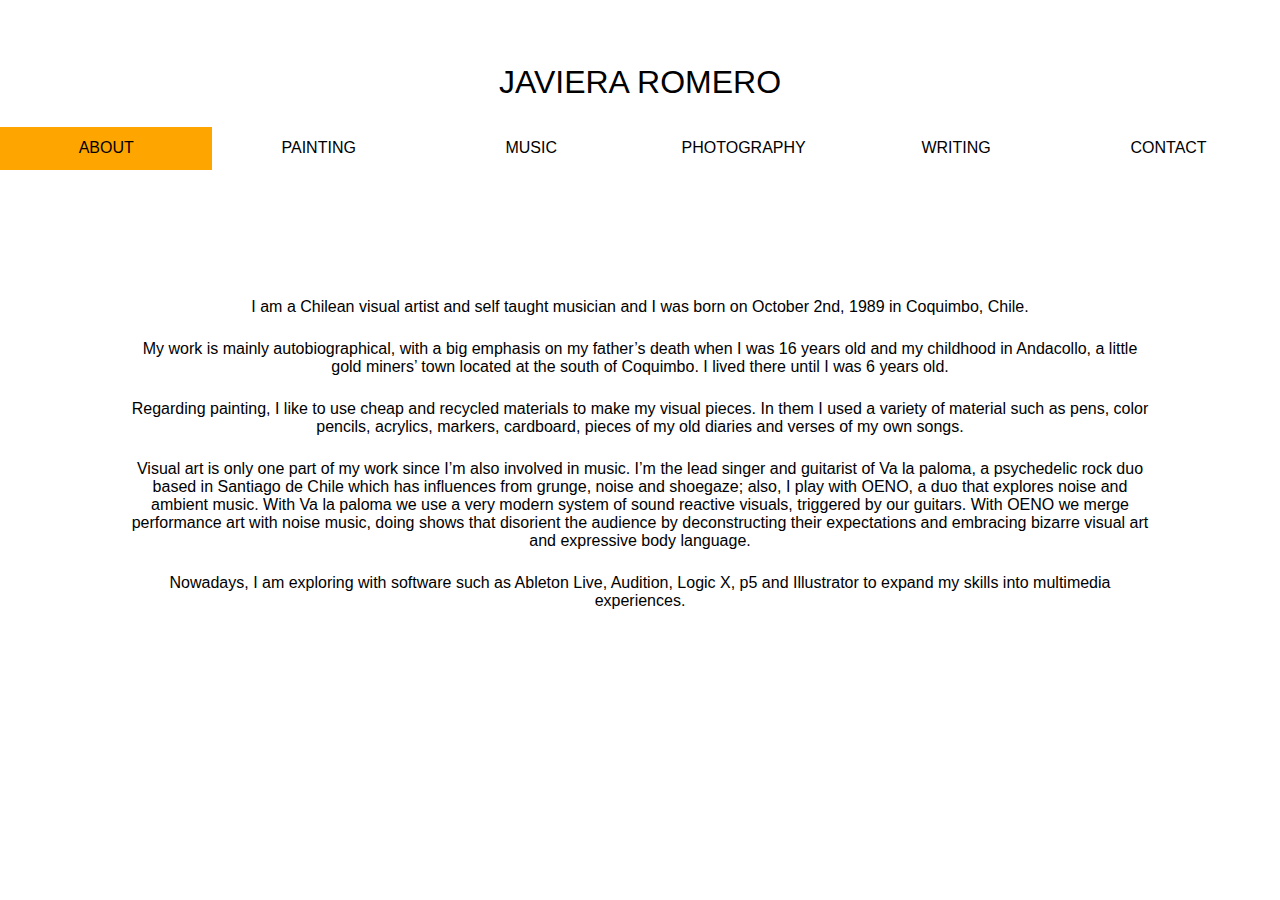
<file: pages/about.html>
<!DOCTYPE html>
<html>

<head>
    <!-- character encoding -->
    <meta charset="utf-8">
    <!-- use the total width of the device -->
    <meta name="viewport" content="width=device-width, initial-scale=1.0">
    <!-- description of the site -->
    <meta name="JAVIERA ROMERO" content="personal website">
    <!-- keywords for search engines -->
    <meta name="keywords" content="art">
    <!-- title of the site -->
    <title>ABOUT - JAVIERA ROMERO</title>
    <!-- link to styleseheet -->
    <link rel="stylesheet" type="text/css" href="../assets/style/style.css">
    <!-- icon for the site -->
    <link href="../assets/style/favicon.ico" rel="icon" type="image/x-icon" />
</head>

<body>

    <header id="myHeader">
      <a href="/">
        <h1>JAVIERA ROMERO</h1>
      </a>
    </header>

    <nav>
      <div id="myNavMenu">
        <a id="menuSelection" href="./about.html">ABOUT</a>
        <a href="./painting.html">PAINTING</a>
        <a href="./music.html">MUSIC</a>
        <a href="./photography.html">PHOTOGRAPHY</a>
        <a href="https://medium.com/@javieraromero">WRITING</a>
        <a href="./contact.html">CONTACT</a>
        </div>
    </nav>

    <div id="about">

      <p>I am a Chilean visual artist and self taught musician and I was born on October 2nd, 1989 in Coquimbo, Chile.

      <p>My work is mainly autobiographical, with a big emphasis on my father’s death when I was 16 years old and my childhood in Andacollo, a little gold miners’ town located at the south of Coquimbo. I lived there until I was 6 years old.</p>

      <p>Regarding painting, I like to use cheap and recycled materials to make my visual pieces. In them I used a variety of material such as pens, color pencils, acrylics, markers, cardboard, pieces of my old diaries and verses of my own songs.</p>

      <p>Visual art is only one part of my work since I’m also involved in music. I’m the lead singer and guitarist of Va la paloma, a psychedelic rock duo based in Santiago de Chile which has influences from grunge, noise and shoegaze; also, I play with OENO, a duo that explores noise and ambient music. With Va la paloma we use a very modern system of sound reactive visuals, triggered by our guitars. With OENO we merge performance art with noise music, doing shows that disorient the audience by deconstructing their expectations and embracing bizarre visual art and expressive body language.</p>

      <p>Nowadays, I am exploring with software such as Ableton Live, Audition, Logic X, p5 and Illustrator to expand my skills into multimedia experiences.</p>

    </div>

</body>

</html>
</file>
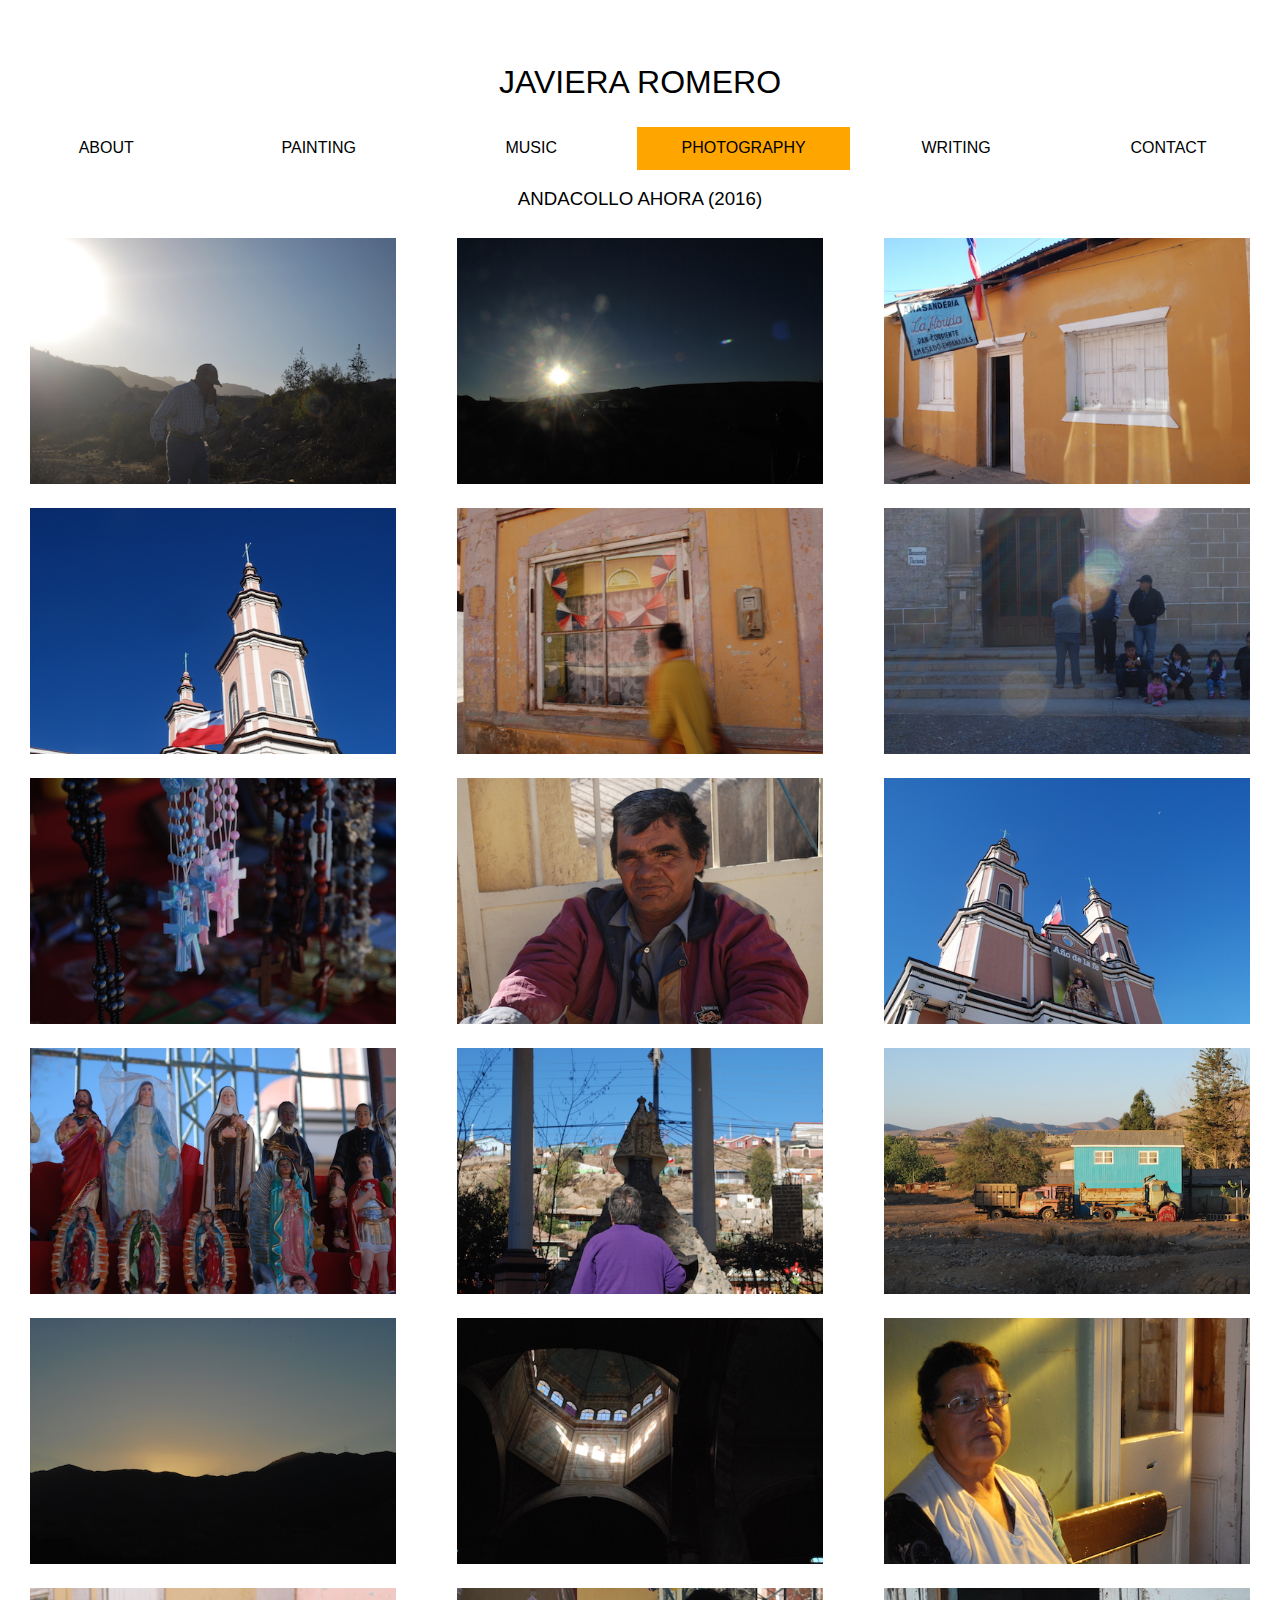
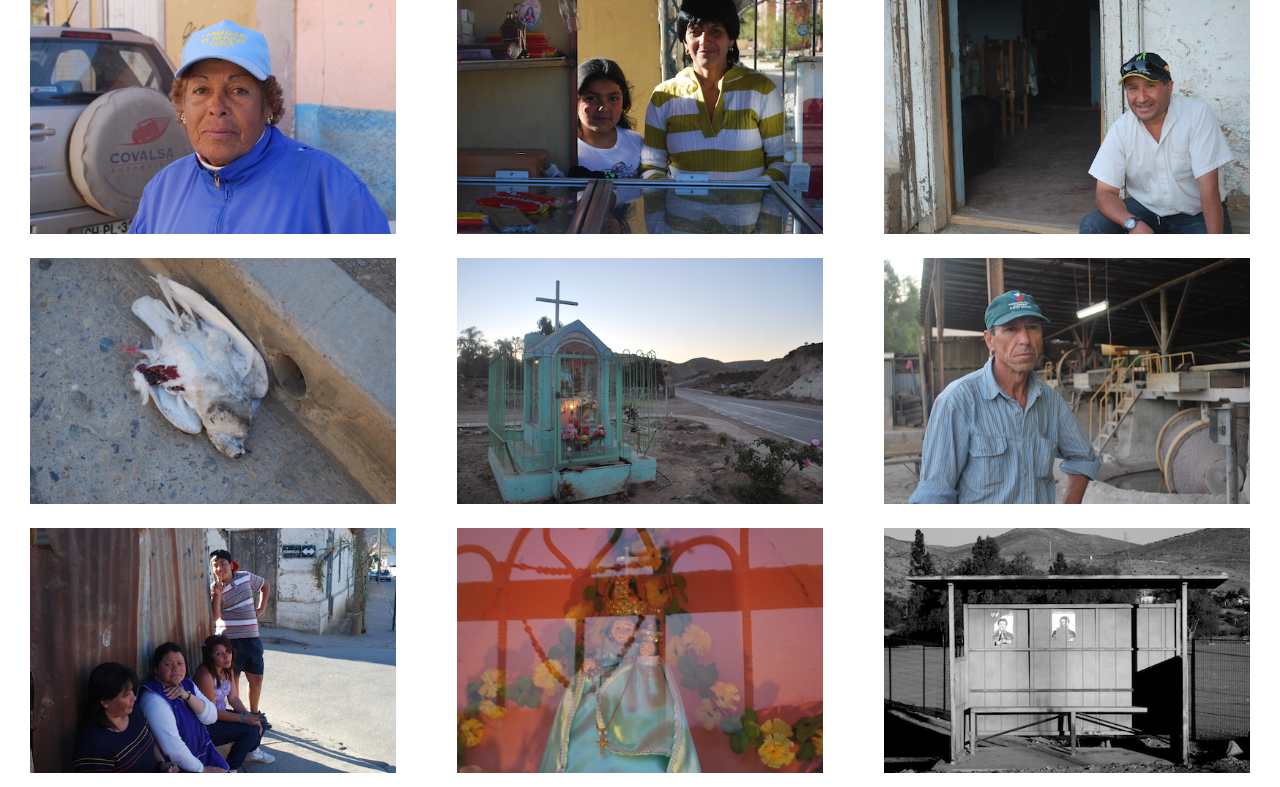
<file: pages/andacollo-ahora.html>
<!DOCTYPE html>
<html>

<head>
    <!-- character encoding -->
    <meta charset="utf-8">
    <!-- use the total width of the device -->
    <meta name="viewport" content="width=device-width, initial-scale=1.0">
    <!-- description of the site -->
    <meta name="JAVIERA ROMERO" content="personal website">
    <!-- keywords for search engines -->
    <meta name="keywords" content="art">
    <!-- title of the site -->
    <title>PHOTOGRAPHY - JAVIERA ROMERO</title>
    <!-- link to styleseheet -->
    <link rel="stylesheet" type="text/css" href="../assets/style/style.css">
    <!-- icon for the site -->
    <link href="../assets/style/favicon.ico" rel="icon" type="image/x-icon" />
</head>

<body>

    <header id="myHeader">
      <a href="/">
        <h1>JAVIERA ROMERO</h1>
      </a>
    </header>

    <nav>
      <div id="myNavMenu">
        <a href="./about.html">ABOUT</a>
        <a href="./painting.html">PAINTING</a>
        <a href="./music.html">MUSIC</a>
        <a id="menuSelection" href="./photography.html">PHOTOGRAPHY</a>
        <a href="https://medium.com/@javieraromero">WRITING</a>
        <a href="./contact.html">CONTACT</a>
        </div>
    </nav>

    <div id="andacollo-ahora">

      <br/>
      <h3>ANDACOLLO AHORA (2016)</h3>
      <br/>

      <div class="project">
        <img src="../assets/portfolio/andacollo-ahora/andacollo-ahora00.jpg" scale="0">
      </div>

      <div class="project">
        <img src="../assets/portfolio/andacollo-ahora/andacollo-ahora01.jpg" scale="0">
      </div>

      <div class="project">
        <img src="../assets/portfolio/andacollo-ahora/andacollo-ahora02.jpg" scale="0">
      </div>

      <div class="project">
        <img src="../assets/portfolio/andacollo-ahora/andacollo-ahora03.jpg" scale="0">
      </div>

      <div class="project">
        <img src="../assets/portfolio/andacollo-ahora/andacollo-ahora04.jpg" scale="0">
      </div>

      <div class="project">
        <img src="../assets/portfolio/andacollo-ahora/andacollo-ahora05.jpg" scale="0">
      </div>

      <div class="project">
        <img src="../assets/portfolio/andacollo-ahora/andacollo-ahora06.jpg" scale="0">
      </div>

      <div class="project">
        <img src="../assets/portfolio/andacollo-ahora/andacollo-ahora07.jpg" scale="0">
      </div>

      <div class="project">
        <img src="../assets/portfolio/andacollo-ahora/andacollo-ahora08.jpg" scale="0">
      </div>

      <div class="project">
        <img src="../assets/portfolio/andacollo-ahora/andacollo-ahora09.jpg" scale="0">
      </div>

      <div class="project">
        <img src="../assets/portfolio/andacollo-ahora/andacollo-ahora10.jpg" scale="0">
      </div>

      <div class="project">
        <img src="../assets/portfolio/andacollo-ahora/andacollo-ahora11.jpg" scale="0">
      </div>

      <div class="project">
        <img src="../assets/portfolio/andacollo-ahora/andacollo-ahora12.jpg" scale="0">
      </div>

      <div class="project">
        <img src="../assets/portfolio/andacollo-ahora/andacollo-ahora13.jpg" scale="0">
      </div>

      <div class="project">
        <img src="../assets/portfolio/andacollo-ahora/andacollo-ahora14.jpg" scale="0">
      </div>

      <div class="project">
        <img src="../assets/portfolio/andacollo-ahora/andacollo-ahora15.jpg" scale="0">
      </div>

      <div class="project">
        <img src="../assets/portfolio/andacollo-ahora/andacollo-ahora16.jpg" scale="0">
      </div>

      <div class="project">
        <img src="../assets/portfolio/andacollo-ahora/andacollo-ahora17.jpg" scale="0">
      </div>

      <div class="project">
        <img src="../assets/portfolio/andacollo-ahora/andacollo-ahora18.jpg" scale="0">
      </div>

      <div class="project">
        <img src="../assets/portfolio/andacollo-ahora/andacollo-ahora19.jpg" scale="0">
      </div>

      <div class="project">
        <img src="../assets/portfolio/andacollo-ahora/andacollo-ahora20.jpg" scale="0">
      </div>

      <div class="project">
        <img src="../assets/portfolio/andacollo-ahora/andacollo-ahora21.jpg" scale="0">
      </div>

      <div class="project">
        <img src="../assets/portfolio/andacollo-ahora/andacollo-ahora22.jpg" scale="0">
      </div>

      <div class="project">
        <img src="../assets/portfolio/andacollo-ahora/andacollo-ahora23.jpg" scale="0">
      </div>

    </div>

</body>

</html>
</file>
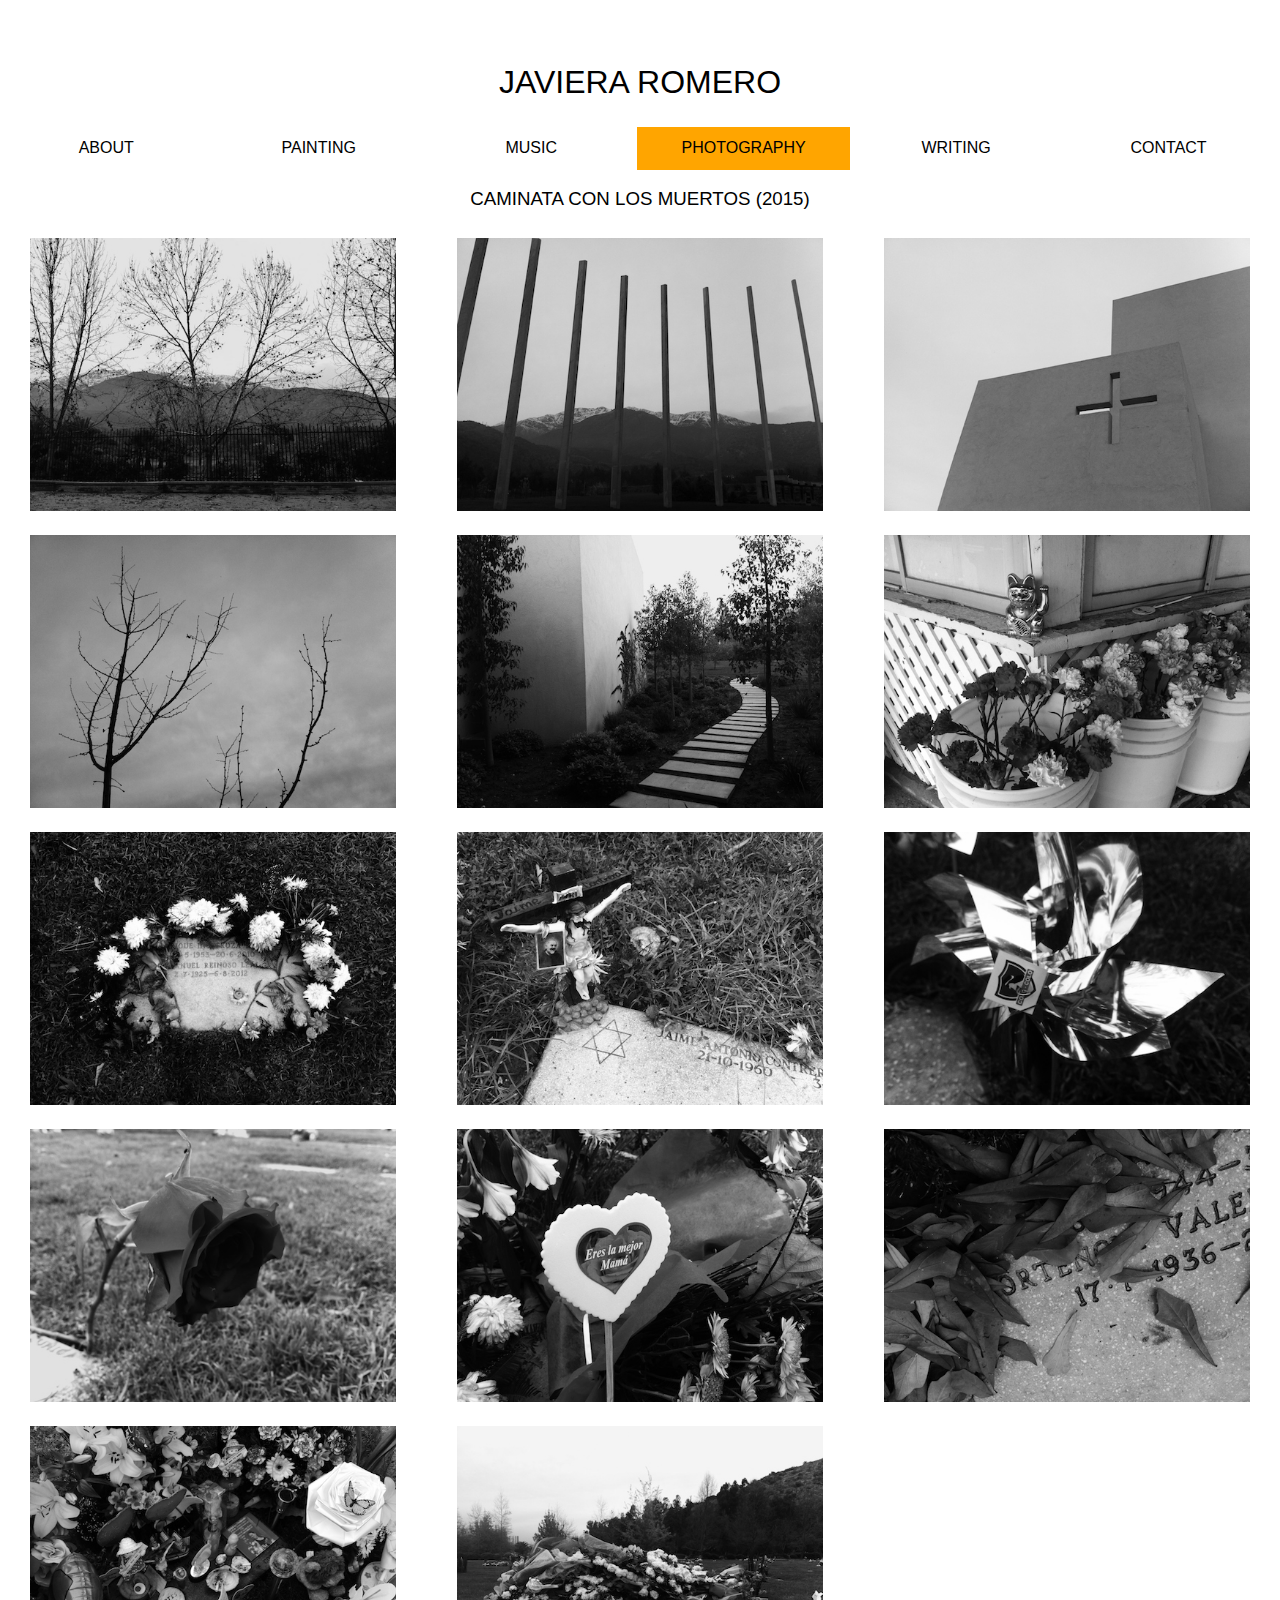
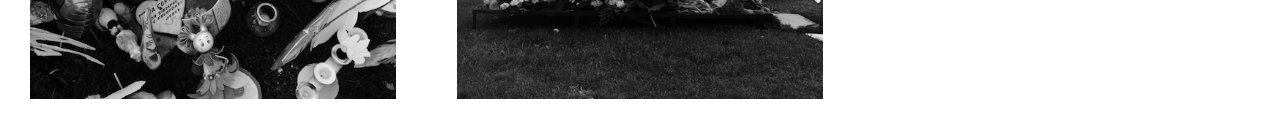
<file: pages/caminata-con-los-muertos.html>
<!DOCTYPE html>
<html>

<head>
    <!-- character encoding -->
    <meta charset="utf-8">
    <!-- use the total width of the device -->
    <meta name="viewport" content="width=device-width, initial-scale=1.0">
    <!-- description of the site -->
    <meta name="JAVIERA ROMERO" content="personal website">
    <!-- keywords for search engines -->
    <meta name="keywords" content="art">
    <!-- title of the site -->
    <title>PHOTOGRAPHY - JAVIERA ROMERO</title>
    <!-- link to styleseheet -->
    <link rel="stylesheet" type="text/css" href="../assets/style/style.css">
    <!-- icon for the site -->
    <link href="../assets/style/favicon.ico" rel="icon" type="image/x-icon" />
</head>

<body>

    <header id="myHeader">
      <a href="/">
        <h1>JAVIERA ROMERO</h1>
      </a>
    </header>

    <nav>
      <div id="myNavMenu">
        <a href="./about.html">ABOUT</a>
        <a href="./painting.html">PAINTING</a>
        <a href="./music.html">MUSIC</a>
        <a id="menuSelection" href="./photography.html">PHOTOGRAPHY</a>
        <a href="https://medium.com/@javieraromero">WRITING</a>
        <a href="./contact.html">CONTACT</a>
        </div>
    </nav>

    <div id="caminata-con-los-muertos">

      <br/>
      <h3>CAMINATA CON LOS MUERTOS (2015)</h3>
      <br/>

      <div class="project">
        <img src="../assets/portfolio/caminata-con-los-muertos/caminata-con-los-muertos00.jpg" scale="0">
      </div>

      <div class="project">
        <img src="../assets/portfolio/caminata-con-los-muertos/caminata-con-los-muertos01.jpg" scale="0">
      </div>

      <div class="project">
        <img src="../assets/portfolio/caminata-con-los-muertos/caminata-con-los-muertos02.jpg" scale="0">
      </div>

      <div class="project">
        <img src="../assets/portfolio/caminata-con-los-muertos/caminata-con-los-muertos03.jpg" scale="0">
      </div>

      <div class="project">
        <img src="../assets/portfolio/caminata-con-los-muertos/caminata-con-los-muertos04.jpg" scale="0">
      </div>

      <div class="project">
        <img src="../assets/portfolio/caminata-con-los-muertos/caminata-con-los-muertos05.jpg" scale="0">
      </div>

      <div class="project">
        <img src="../assets/portfolio/caminata-con-los-muertos/caminata-con-los-muertos06.jpg" scale="0">
      </div>

      <div class="project">
        <img src="../assets/portfolio/caminata-con-los-muertos/caminata-con-los-muertos07.jpg" scale="0">
      </div>

      <div class="project">
        <img src="../assets/portfolio/caminata-con-los-muertos/caminata-con-los-muertos08.jpg" scale="0">
      </div>

      <div class="project">
        <img src="../assets/portfolio/caminata-con-los-muertos/caminata-con-los-muertos09.jpg" scale="0">
      </div>

      <div class="project">
        <img src="../assets/portfolio/caminata-con-los-muertos/caminata-con-los-muertos10.jpg" scale="0">
      </div>

      <div class="project">
        <img src="../assets/portfolio/caminata-con-los-muertos/caminata-con-los-muertos11.jpg" scale="0">
      </div>

      <div class="project">
        <img src="../assets/portfolio/caminata-con-los-muertos/caminata-con-los-muertos12.jpg" scale="0">
      </div>

      <div class="project">
        <img src="../assets/portfolio/caminata-con-los-muertos/caminata-con-los-muertos13.jpg" scale="0">
      </div>

    </div>

</body>

</html>
</file>
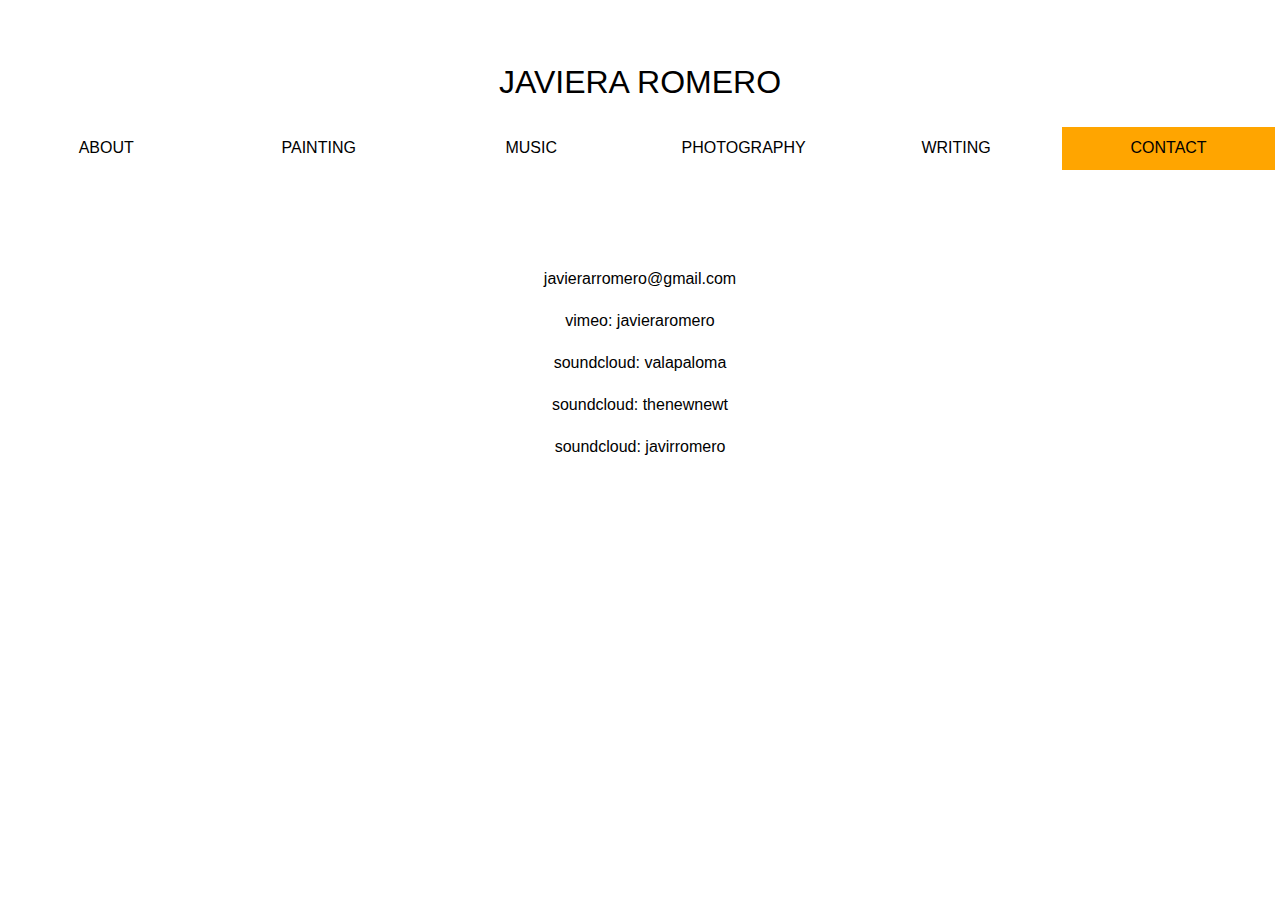
<file: pages/contact.html>
<!DOCTYPE html>
<html>

<head>
    <!-- character encoding -->
    <meta charset="utf-8">
    <!-- use the total width of the device -->
    <meta name="viewport" content="width=device-width, initial-scale=1.0">
    <!-- description of the site -->
    <meta name="JAVIERA ROMERO" content="personal website">
    <!-- keywords for search engines -->
    <meta name="keywords" content="art">
    <!-- title of the site -->
    <title>CONTACT - JAVIERA ROMERO</title>
    <!-- link to styleseheet -->
    <link rel="stylesheet" type="text/css" href="../assets/style/style.css">
    <!-- icon for the site -->
    <link href="../assets/style/favicon.ico" rel="icon" type="image/x-icon" />
</head>

<body>

    <header id="myHeader">
      <a href="/">
        <h1>JAVIERA ROMERO</h1>
      </a>
    </header>

    <nav>
      <div id="myNavMenu">
        <a href="./about.html">ABOUT</a>
        <a href="./painting.html">PAINTING</a>
        <a href="./music.html">MUSIC</a>
        <a href="./photography.html">PHOTOGRAPHY</a>
        <a href="https://medium.com/@javieraromero">WRITING</a>
        <a id="menuSelection" href="./contact.html">CONTACT</a>
        </div>
    </nav>

    <div id="contact">

      <p><a href="mailto:javierarromero@gmail.com">javierarromero@gmail.com</a></p>

      <p><a href="https://vimeo.com/javieraromero">vimeo: javieraromero</a></p>

      <p><a href="https://soundcloud.com/valapaloma">soundcloud: valapaloma</a></p>

      <p><a href="https://soundcloud.com/thenewnewt">soundcloud: thenewnewt</a></p>

      <p><a href="https://soundcloud.com/javirromero">soundcloud: javirromero</a></p>

    </div>

</body>

</html>
</file>
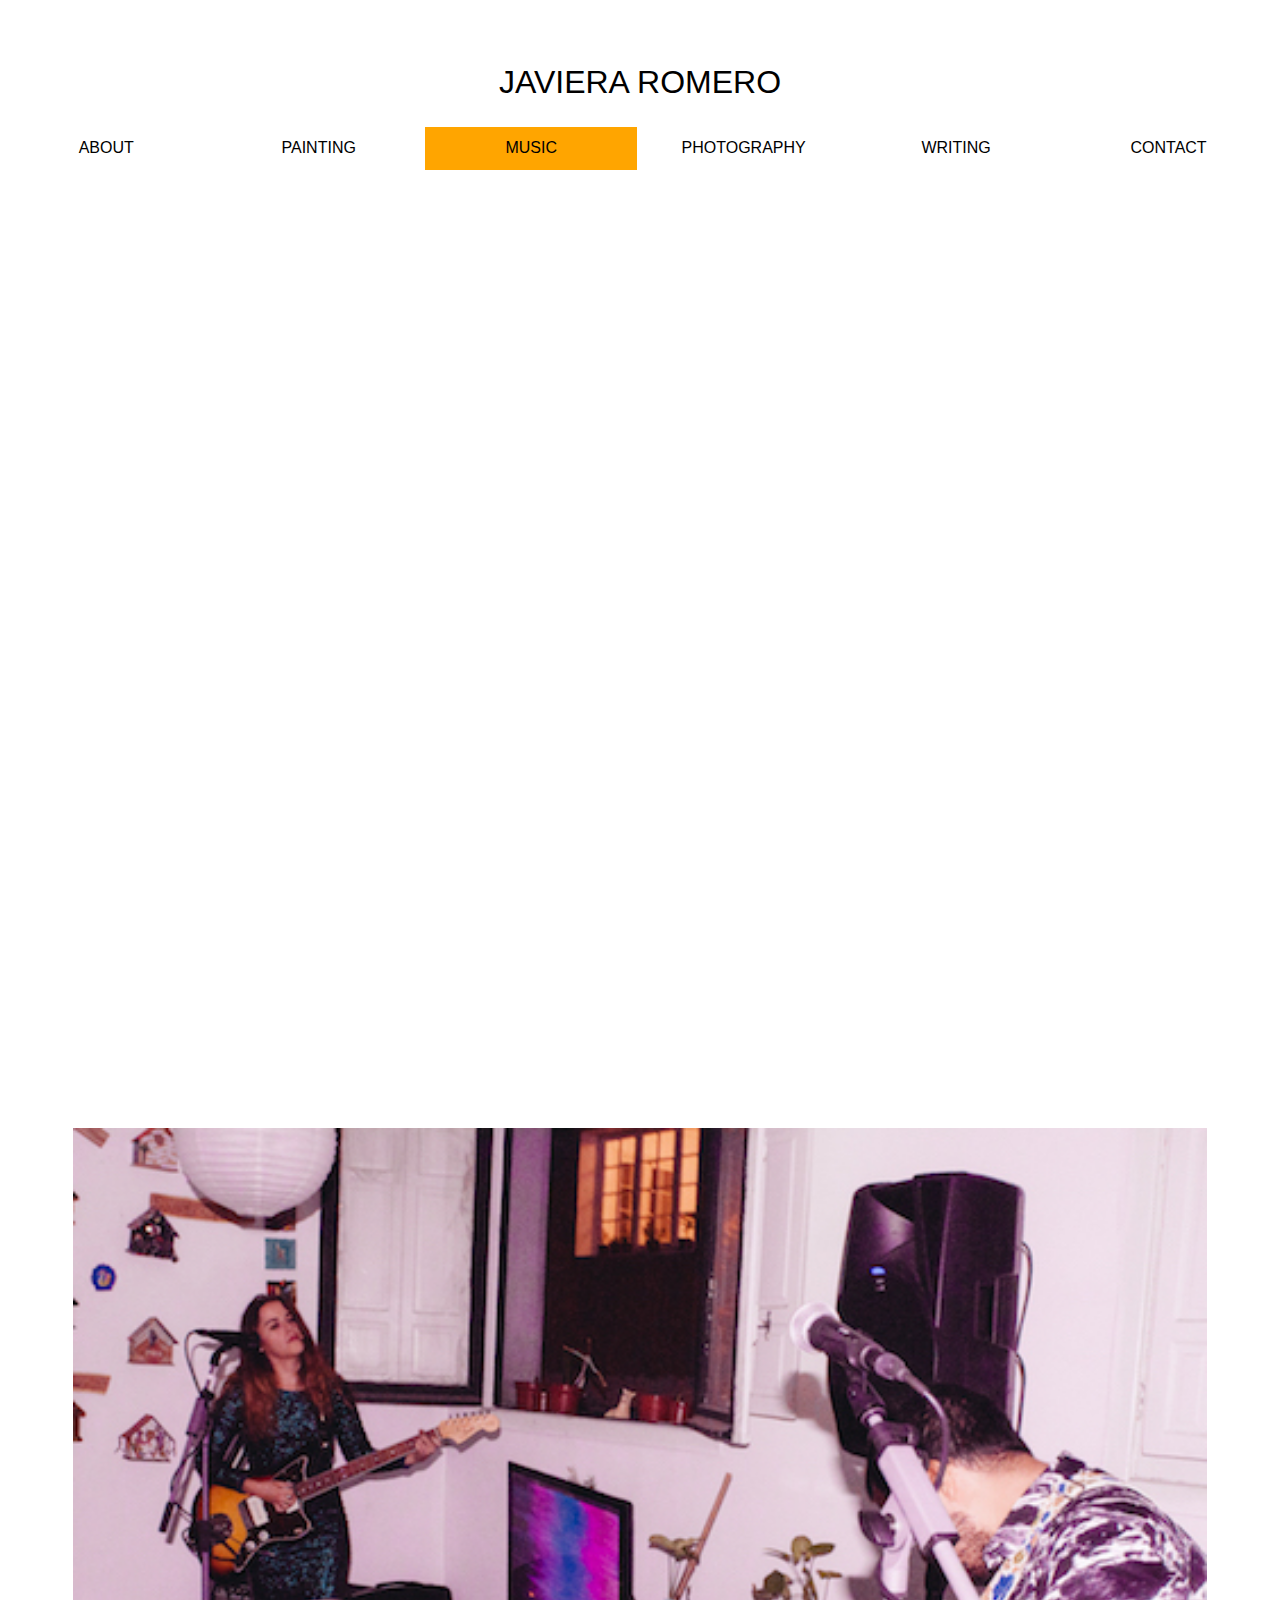
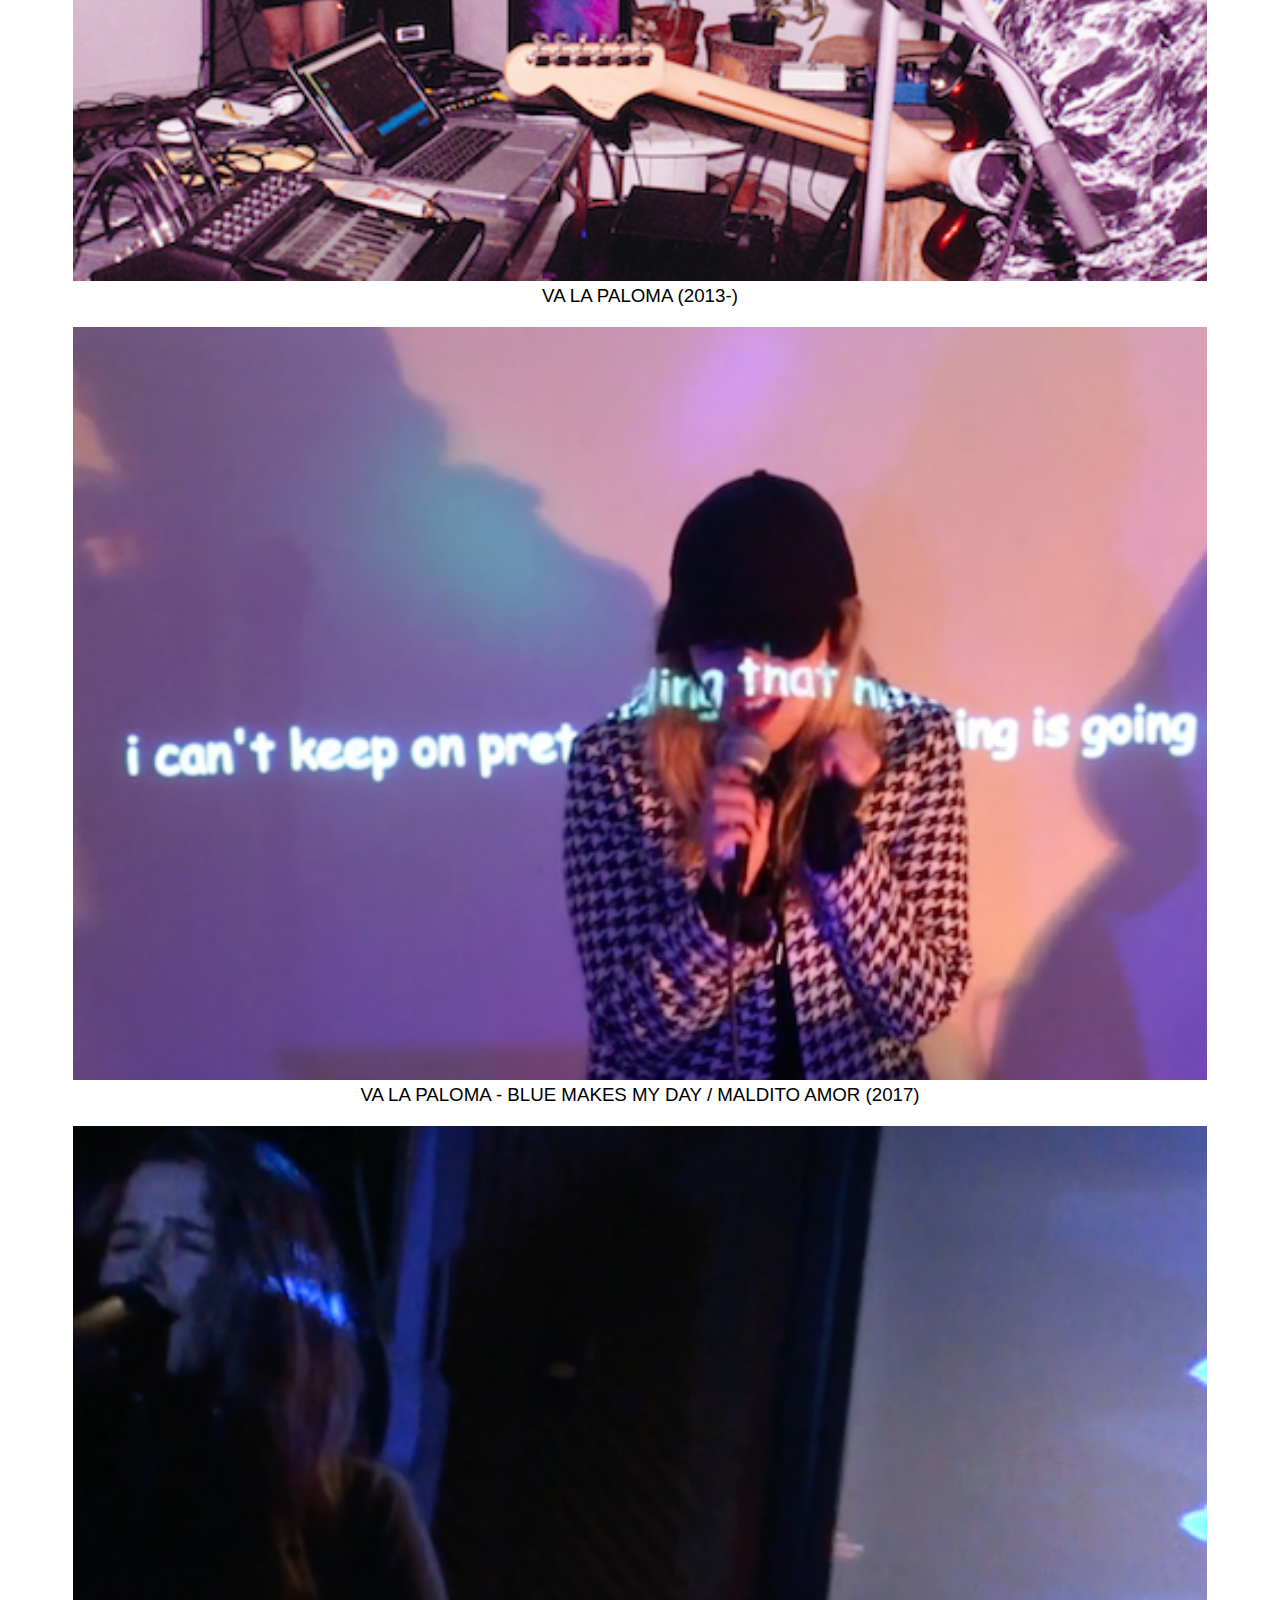
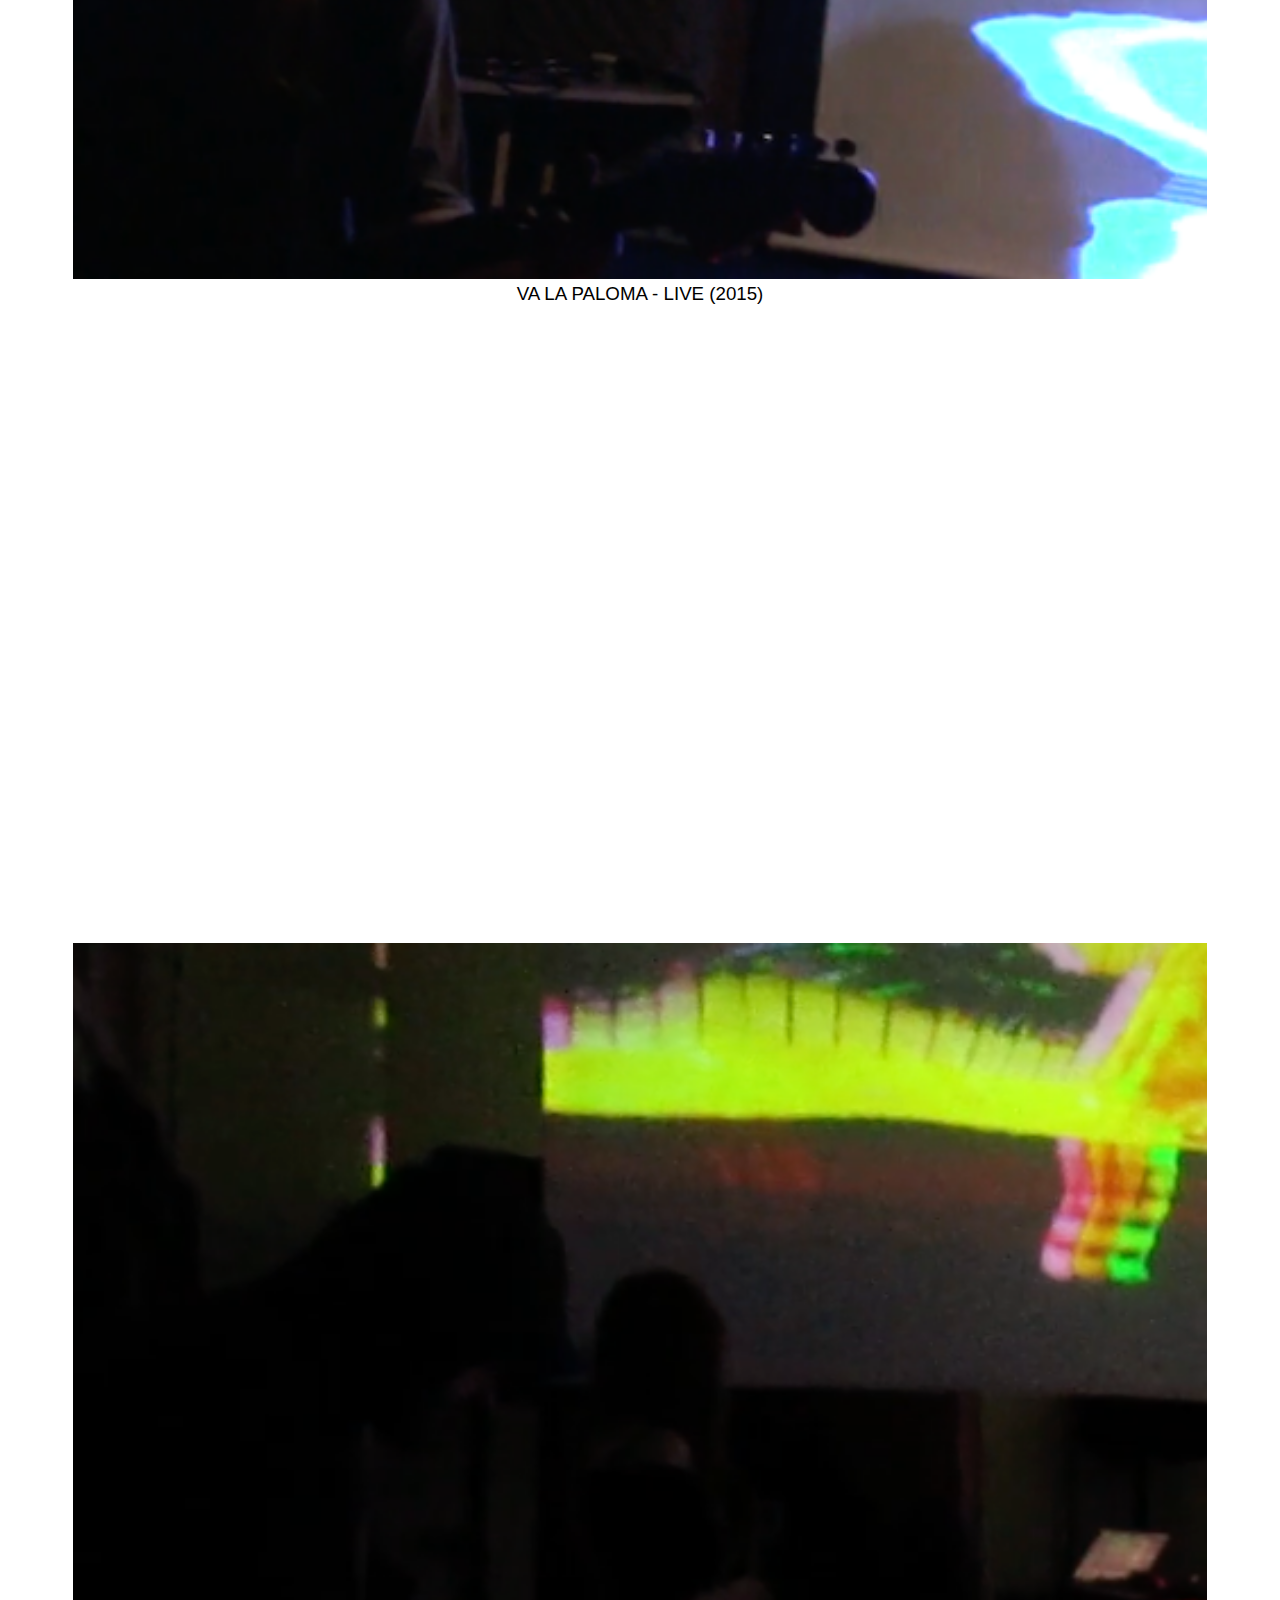
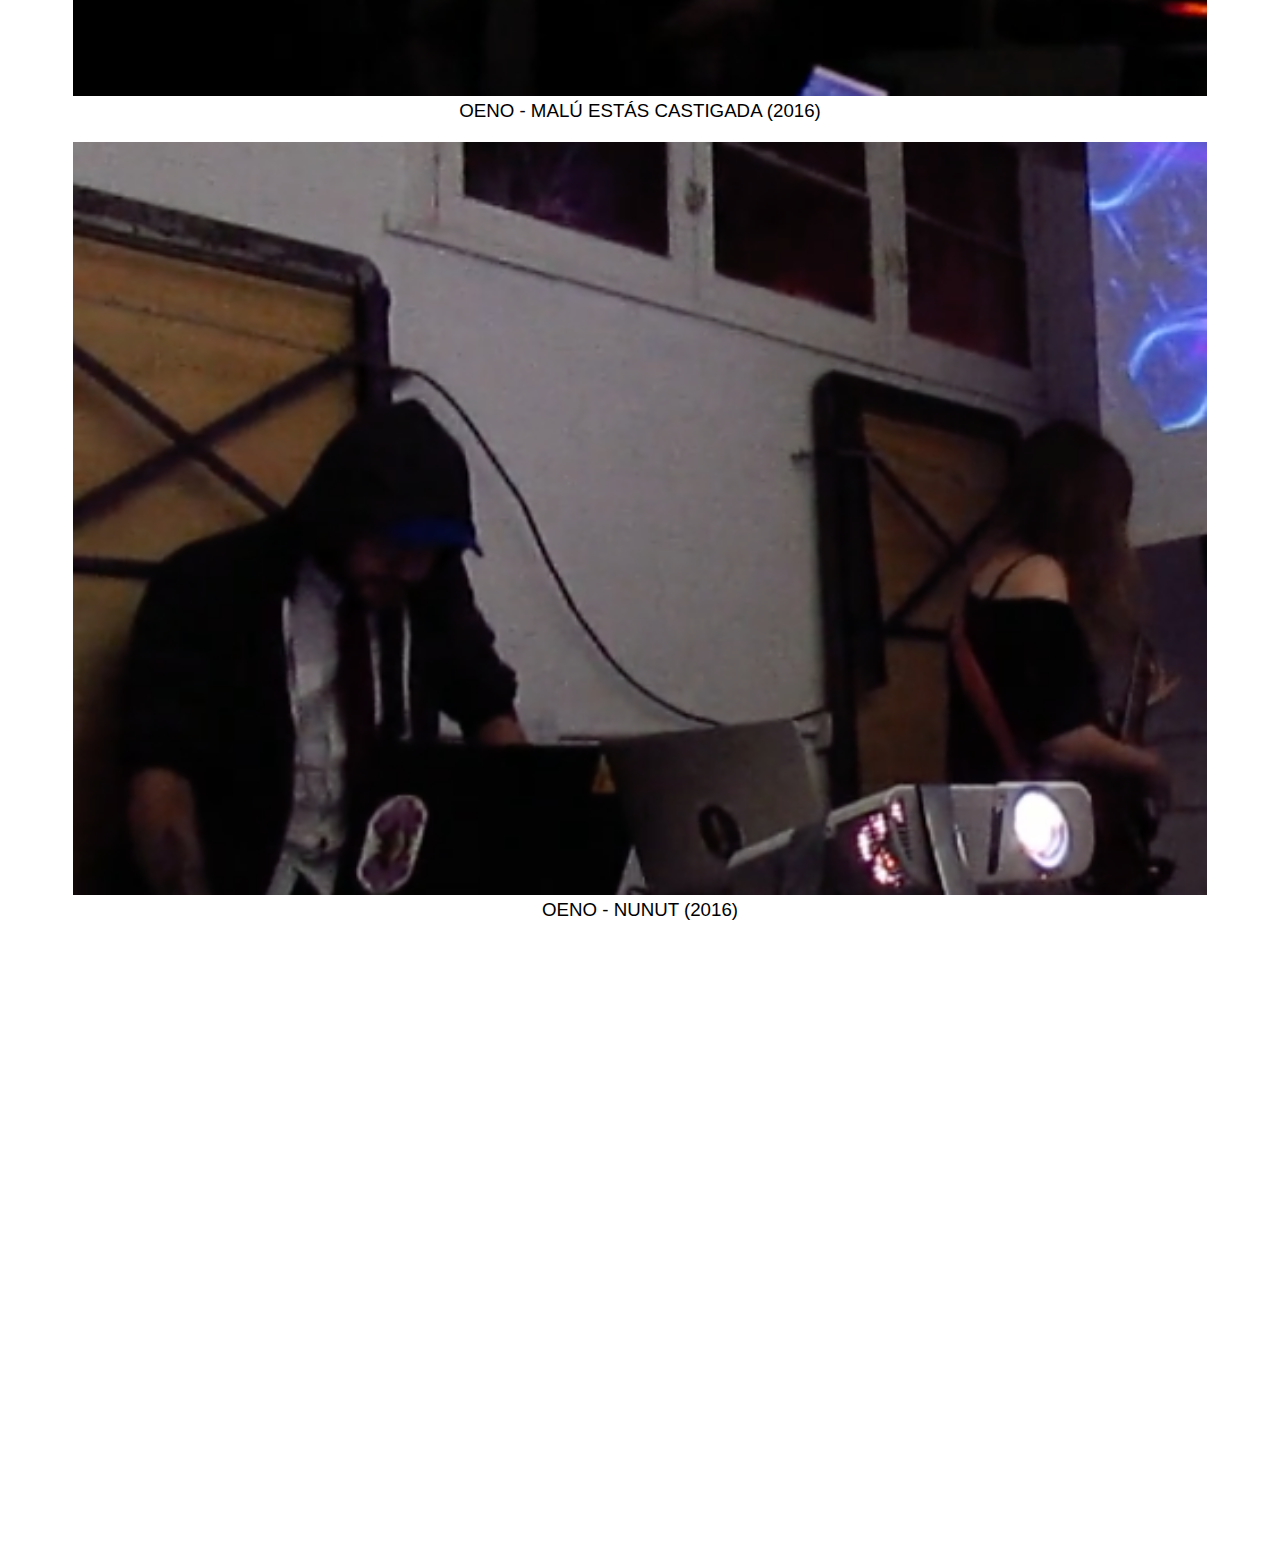
<file: pages/music.html>
<!DOCTYPE html>
<html lang="en">

<head>
    <!-- character encoding -->
    <meta charset="utf-8">
    <!-- use the total width of the device -->
    <meta name="viewport" content="width=device-width, initial-scale=1.0">
    <!-- description of the site -->
    <meta name="JAVIERA ROMERO" content="personal website">
    <!-- keywords for search engines -->
    <meta name="keywords" content="art">
    <!-- title of the site -->
    <title>MUSIC - JAVIERA ROMERO</title>
    <!-- link to styleseheet -->
    <link rel="stylesheet" type="text/css" href="../assets/style/style.css">
    <!-- icon for the site -->
    <link href="../assets/style/favicon.ico" rel="icon" type="image/x-icon" />
</head>

<body>

    <header id="myHeader">
      <a href="/">
        <h1>JAVIERA ROMERO</h1>
      </a>
    </header>

    <nav>
      <div id="myNavMenu">
        <a href="./about.html">ABOUT</a>
        <a href="./painting.html">PAINTING</a>
        <a id="menuSelection" href="./music.html">MUSIC</a>
        <a href="./photography.html">PHOTOGRAPHY</a>
        <a href="https://medium.com/@javieraromero">WRITING</a>
        <a href="./contact.html">CONTACT</a>
        </div>
    </nav>

    <div id="music">

      <div class="project music">
        <iframe width="100%" height="450" scrolling="no" frameborder="no" src="https://w.soundcloud.com/player/?url=https%3A//api.soundcloud.com/playlists/413304116&amp;color=%23ff5500&amp;auto_play=false&amp;hide_related=false&amp;show_comments=true&amp;show_user=true&amp;show_reposts=false&amp;show_teaser=true"></iframe>
      </div>

      <div class="project music">
        <iframe width="100%" height="450" scrolling="no" frameborder="no" src="https://w.soundcloud.com/player/?url=https%3A//api.soundcloud.com/playlists/383931539&amp;color=%23ff5500&amp;auto_play=false&amp;hide_related=false&amp;show_comments=true&amp;show_user=true&amp;show_reposts=false&amp;show_teaser=true"></iframe>
      </div>

      <div class="project music">
        <a href="http://valapaloma.cl/">
          <img class="music" src="../assets/portfolio/music/va-la-paloma.jpg" scale="0">
        </a>
        <h3>VA LA PALOMA (2013-)</h3>
      </div>

      <div class="project music">
        <a href="https://vimeo.com/237654213">
          <img class="music" src="../assets/portfolio/music/va-la-paloma-maldito-amor.jpg" scale="0">
        </a>
        <h3>VA LA PALOMA - BLUE MAKES MY DAY / MALDITO AMOR (2017)</h3>
      </div>

      <div class="project music">
        <a href="https://vimeo.com/237654213">
          <img class="music" src="../assets/portfolio/music/va-la-paloma-live.jpg" scale="0">
        </a>
        <h3>VA LA PALOMA - LIVE (2015)</h3>
      </div>

      <div class="project music">
        <iframe style="border: 0; width: 100%; height: 120px;" src="https://bandcamp.com/EmbeddedPlayer/track=1301949728/size=large/bgcol=ffffff/linkcol=0687f5/tracklist=false/artwork=small/transparent=true/" seamless><a href="http://valapaloma.bandcamp.com/track/pero-no">Pero no by Va la paloma</a></iframe>
      </div>

      <div class="project music">
        <iframe width="100%" height="450" scrolling="no" frameborder="no" src="https://w.soundcloud.com/player/?url=https%3A//api.soundcloud.com/playlists/383944610&amp;color=%23ff5500&amp;auto_play=false&amp;hide_related=false&amp;show_comments=true&amp;show_user=true&amp;show_reposts=false&amp;show_teaser=true"></iframe>
      </div>

      <div class="project music">
        <a href="https://vimeo.com/237653233">
          <img class="music" src="../assets/portfolio/music/oeno-malu-estas-castigada.jpg" scale="0">
        </a>
        <h3>OENO - MAL&Uacute; EST&Aacute;S CASTIGADA (2016)</h3>
      </div>

      <div class="project music">
        <a href="https://vimeo.com/237654213">
          <img class="music" src="../assets/portfolio/music/oeno-nunut.jpg" scale="0">
        </a>
        <h3>OENO - NUNUT (2016)</h3>
      </div>

      <div class="project music">
        <iframe style="border: 0; width: 100%; height: 120px;" src="https://bandcamp.com/EmbeddedPlayer/track=401791038/size=large/bgcol=ffffff/linkcol=0687f5/tracklist=false/artwork=small/transparent=true/" seamless><a href="http://oeno.bandcamp.com/track/extraterrestrial-presence">Extraterrestrial presence by OENO</a></iframe>
      </div>

      <div class="project music">
        <iframe width="100%" height="450" scrolling="no" frameborder="no" src="https://w.soundcloud.com/player/?url=https%3A//api.soundcloud.com/playlists/383954690&amp;color=%23ff5500&amp;auto_play=false&amp;hide_related=false&amp;show_comments=true&amp;show_user=true&amp;show_reposts=false&amp;show_teaser=true"></iframe>
      </div>

    </div>

</body>

</html>
</file>
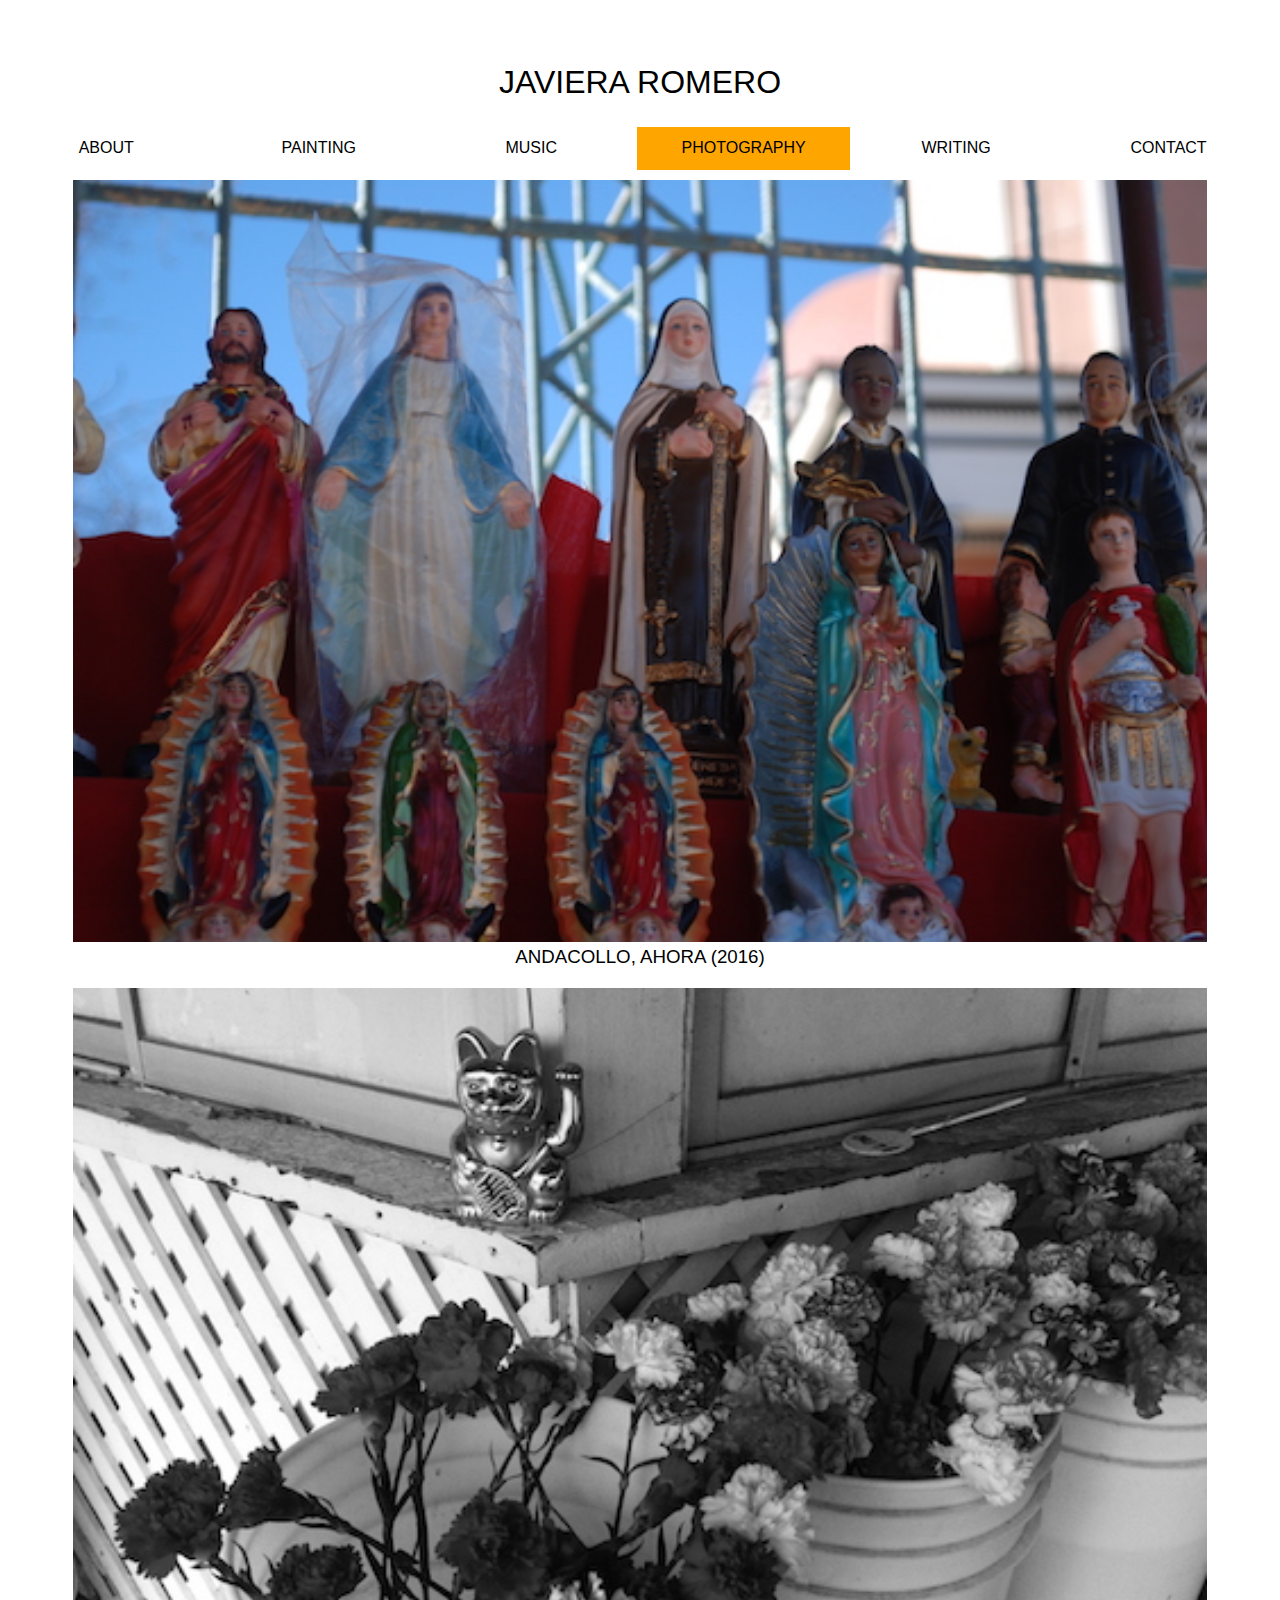
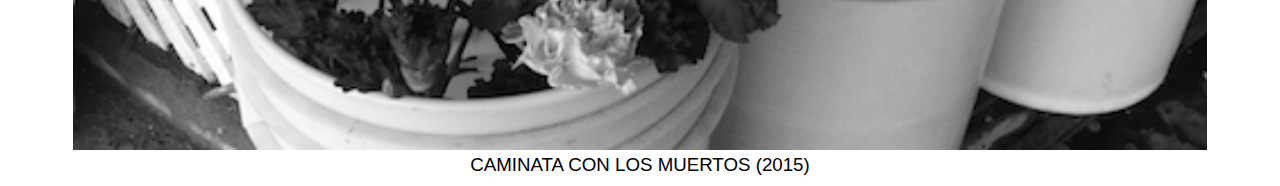
<file: pages/photography.html>
<!DOCTYPE html>
<html>

<head>
    <!-- character encoding -->
    <meta charset="utf-8">
    <!-- use the total width of the device -->
    <meta name="viewport" content="width=device-width, initial-scale=1.0">
    <!-- description of the site -->
    <meta name="JAVIERA ROMERO" content="personal website">
    <!-- keywords for search engines -->
    <meta name="keywords" content="art">
    <!-- title of the site -->
    <title>PHOTOGRAPHY - JAVIERA ROMERO</title>
    <!-- link to styleseheet -->
    <link rel="stylesheet" type="text/css" href="../assets/style/style.css">
    <!-- icon for the site -->
    <link href="../assets/style/favicon.ico" rel="icon" type="image/x-icon" />
</head>

<body>

    <header id="myHeader">
      <a href="/">
        <h1>JAVIERA ROMERO</h1>
      </a>
    </header>

    <nav>
      <div id="myNavMenu">
        <a href="./about.html">ABOUT</a>
        <a href="./painting.html">PAINTING</a>
        <a href="./music.html">MUSIC</a>
        <a id="menuSelection" href="./photography.html">PHOTOGRAPHY</a>
        <a href="https://medium.com/@javieraromero">WRITING</a>
        <a href="./contact.html">CONTACT</a>
        </div>
    </nav>

    <div id="photography">


      <div class="project photography" id="andacollo-ahora">
        <a href="./andacollo-ahora.html">
          <img src="../assets/portfolio/thumbnails/andacollo-ahora09.jpg" scale="0">
        </a>
        <h3>ANDACOLLO, AHORA (2016)</h3>
      </div>

      <div class="project photography" id="caminata-con-los-muertos">
        <a href="./caminata-con-los-muertos.html">
          <img src="../assets/portfolio/thumbnails/caminata-con-los-muertos10.jpg" scale="0">
        </a>
        <h3>CAMINATA CON LOS MUERTOS (2015)</h3>
      </div>

    </div>

</body>

</html>
</file>
<file: assets/style/style.css>
/*css for javieraromero.com
by aaron montoya-moraga
november 2017*/

* {
  box-sizing: border-box;
}

html, body, div {
  margin: 0;
  padding: 0;
  outline: 0;
  border: 0;
}
/*set font to Helvetica*/
/*normal text, no italics, no bold*/
/*centered text*/
/*display in block*/
/*reset margin and padding for google chrome */
/*no padding (inner space of element)*/

p, h1, h2, h3, h4, h5, h6 {
    font-family: "Helvetica", sans-serif;
    font-weight: normal;
    text-align: center;
    display: block;
    -webkit-margin-before: 0;
    -webkit-margin-after: 0;
    -webkit-margin-start: 0;
    -webkit-margin-end: 0;
    -webkit-padding-start: 0;
    padding: 0;
}

p {
  margin-bottom: 1.5em;
}

  /*reset of format*/
  /*set color to black*/
a {
    text-decoration: none;
    font-family:"Helvetica", sans-serif;
    color: black;
    margin: 0;
    outline: 0;
    border: 0;
}

/*change opacity of link*/
a:hover, a h1:hover, a h2:hover {
    opacity: 0.5;
}

#myHeader {
  float: left;
  width: 100%;
  padding-top: 5%;
  padding-bottom: 2%;
}

#myNavMenu {
    width: 100%;
    overflow: auto;
}

#myNavMenu a {
    float: left;
    width: 16.6%;
    text-align: center;
    padding-top: 1%;
    padding-bottom: 1%;
    transition: all 0.5s ease;
}

#menuSelection {
    background: orange;
}

/*#resume {
  width: 100%;
  padding-top: 3%;
  padding-left: 5%;
}*/

#contact {
  position: relative;
  width: 100%;
  top: 100px;
}

.project {
  width: 33.33%;
  float: left;
  padding: 10px;
  display: block;
  color: #000;
  text-decoration: none;
}

#about{
  width: 100%;
  padding: 10%;
}

#coverPicture{
  display: block;
  margin: auto;
  padding-left: 5%;
  padding-right: 5%;
  padding-top: 3%;
  max-width: 50%;
  height: auto;
}

.music {
  width: 100%;
}

.painting {
  width: 100%;
}

.photography {
  width: 100%;
}

a.project h3 {
  margin: 0;
  font-size: 1em;
}

.project img {
  width: 100%;
  padding-left: 5%;
  padding-right: 5%;
  /*border-radius: 10%;*/
  /*border: 1px solid #000;*/
}

.project iframe {
  width: 100%;
  padding-left: 5%;
  padding-right: 5%;
  /*border-radius: 10%;*/
  /*border: 1px solid #000;*/
}

  /* For mobile phones: */
@media only screen and (max-width: 768px) {
  .project {
      width: 100%;
  }
  #myNavMenu a {
      float: left;
      width: 100%;
  }
  #coverPicture {
      max-width: 80%;
  }
}
</file>
